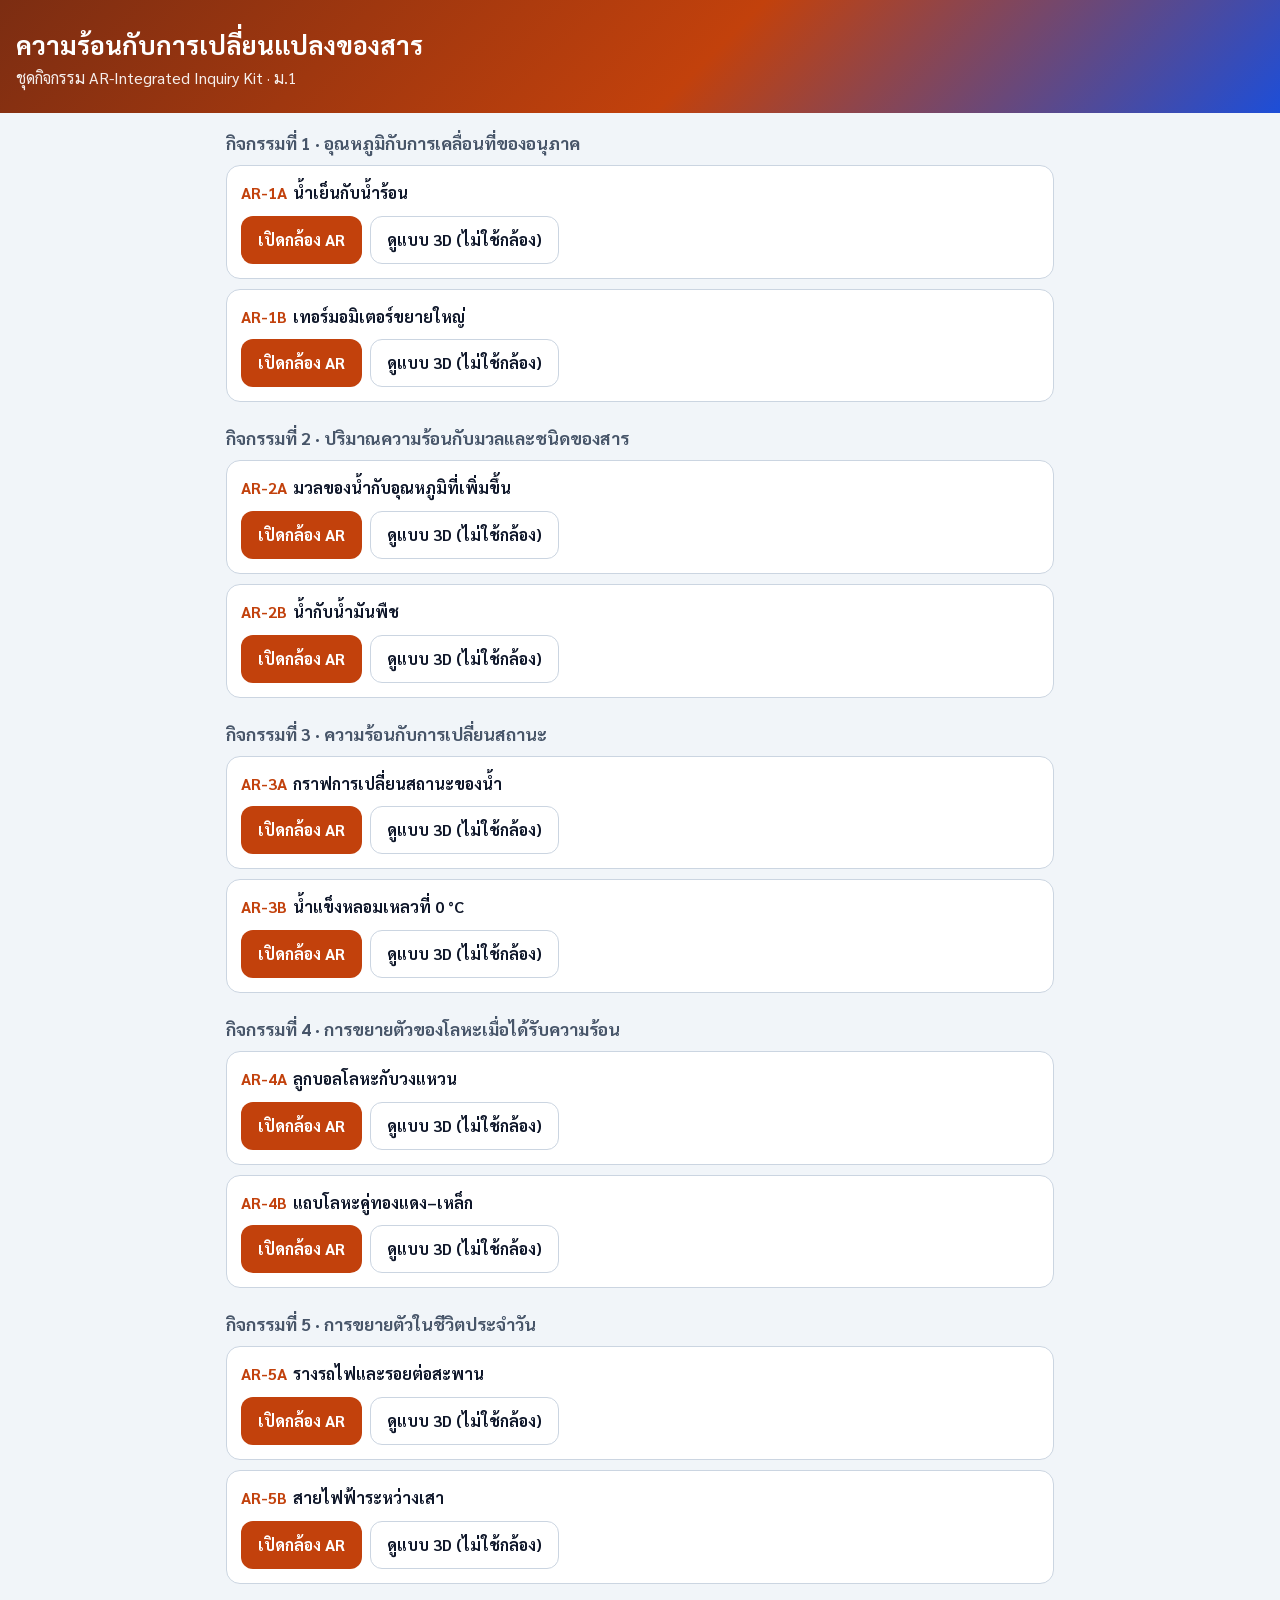
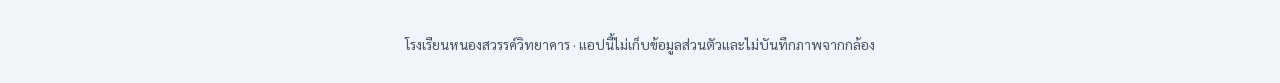
<file: index.html>
<!doctype html>
<html lang="th">
<head>
  <meta charset="utf-8">
  <meta name="viewport" content="width=device-width, initial-scale=1, viewport-fit=cover">
  <meta name="referrer" content="no-referrer">
  <title>ความร้อนกับการเปลี่ยนแปลงของสาร · WebAR</title>
  <link rel="stylesheet" href="css/app.css">
  <script src="config.js"></script>
</head>
<body>
  <header class="menu-header">
    <h1 id="kit-title"></h1>
    <p id="kit-subtitle"></p>
  </header>
  <main class="menu-main" id="menu"></main>
  <footer class="menu-footer" id="footer"></footer>
  <noscript>ต้องเปิดใช้ JavaScript จึงจะใช้งานได้</noscript>

  <script>
    (function () {
      var C = window.HEAT_CONFIG, T = C.text;
      document.getElementById("kit-title").textContent = C.kitTitle;
      document.getElementById("kit-subtitle").textContent = C.kitSubtitle;
      document.getElementById("footer").textContent = C.schoolName + " · แอปนี้ไม่เก็บข้อมูลส่วนตัวและไม่บันทึกภาพจากกล้อง";

      function el(tag, cls, text) {
        var e = document.createElement(tag);
        if (cls) e.className = cls;
        if (text) e.textContent = text;
        return e;
      }

      var menu = document.getElementById("menu");
      C.activities.forEach(function (act) {
        var sec = el("section", "activity");
        sec.appendChild(el("h2", "", "กิจกรรมที่ " + act.no + " · " + act.title));
        act.scenes.forEach(function (id) {
          var sc = C.scenes[id];
          var card = el("div", "scene-card" + (sc.ready ? "" : " disabled"));
          card.appendChild(el("span", "code", sc.code));
          card.appendChild(el("span", "title", sc.title));
          var actions = el("div", "actions");
          if (sc.ready) {
            var a1 = el("a", "btn", T.openAR); a1.href = "scenes/" + id + ".html";
            var a2 = el("a", "btn secondary", T.open3D); a2.href = "scenes/viewer.html?scene=" + id;
            actions.appendChild(a1); actions.appendChild(a2);
          } else {
            actions.appendChild(el("span", "soon", T.comingSoon));
          }
          card.appendChild(actions);
          sec.appendChild(card);
        });
        menu.appendChild(sec);
      });
    })();
  </script>
</body>
</html>
</file>
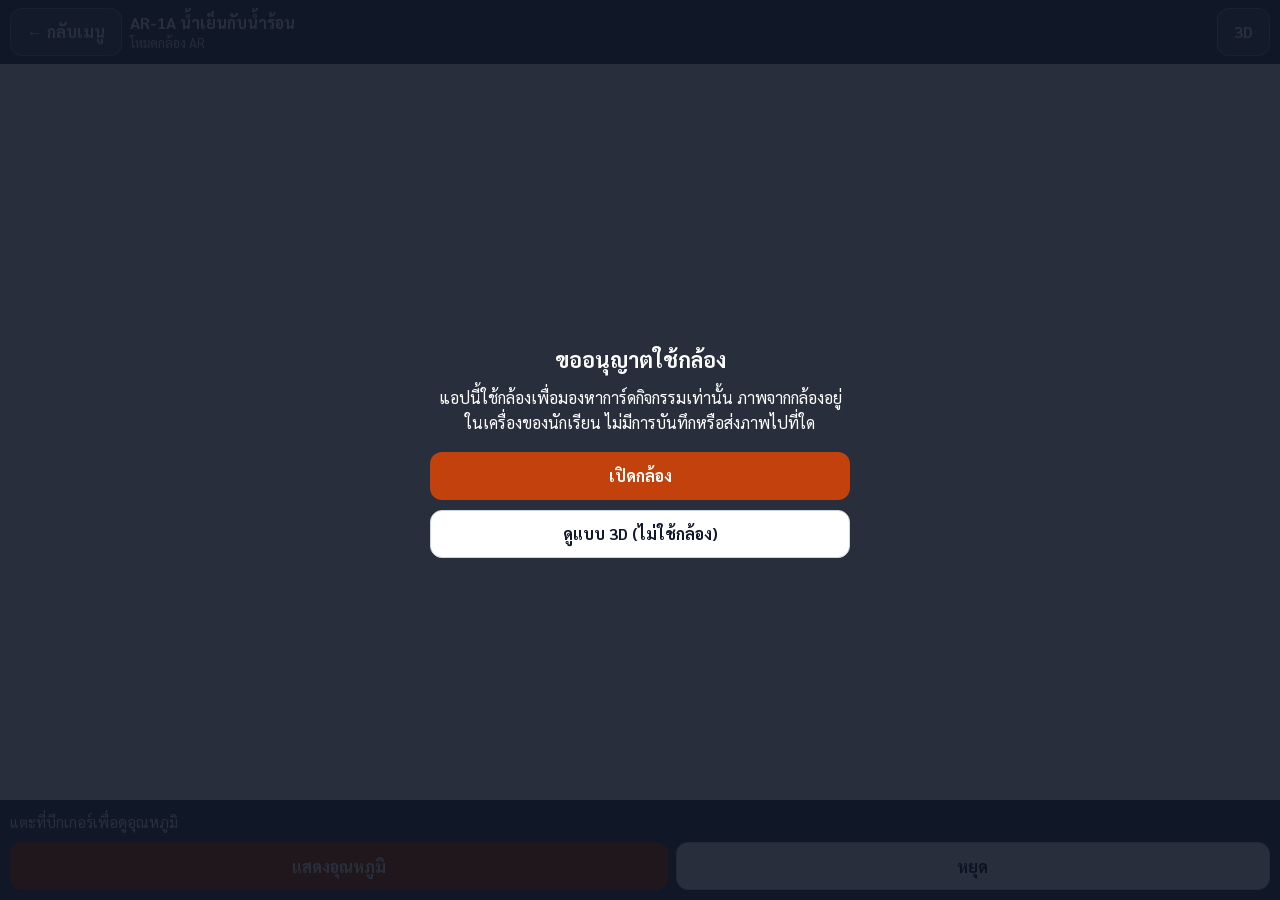
<file: scenes/ar-1a.html>
<!doctype html>
<html lang="th">
<head>
  <meta charset="utf-8">
  <meta name="viewport" content="width=device-width, initial-scale=1, viewport-fit=cover">
  <meta name="referrer" content="no-referrer">
  <title>AR-1A</title>
  <link rel="stylesheet" href="../css/app.css">
  <script src="../config.js"></script>
  <script src="../vendor/aframe-1.5.0/aframe.min.js"></script>
  <script src="../vendor/mindar-1.2.5/mindar-image-aframe.prod.js"></script>
  <script src="../js/ui.js"></script>
  <script src="../js/particles.js"></script>
  <script src="../js/scenes/common.js"></script>
  <script src="../js/scenes/ar-1a.js"></script>
</head>
<body data-scene="ar-1a">
  <noscript>ต้องเปิดใช้ JavaScript จึงจะใช้งานได้</noscript>
  <script>HeatUI.bootAR();</script>
</body>
</html>
</file>
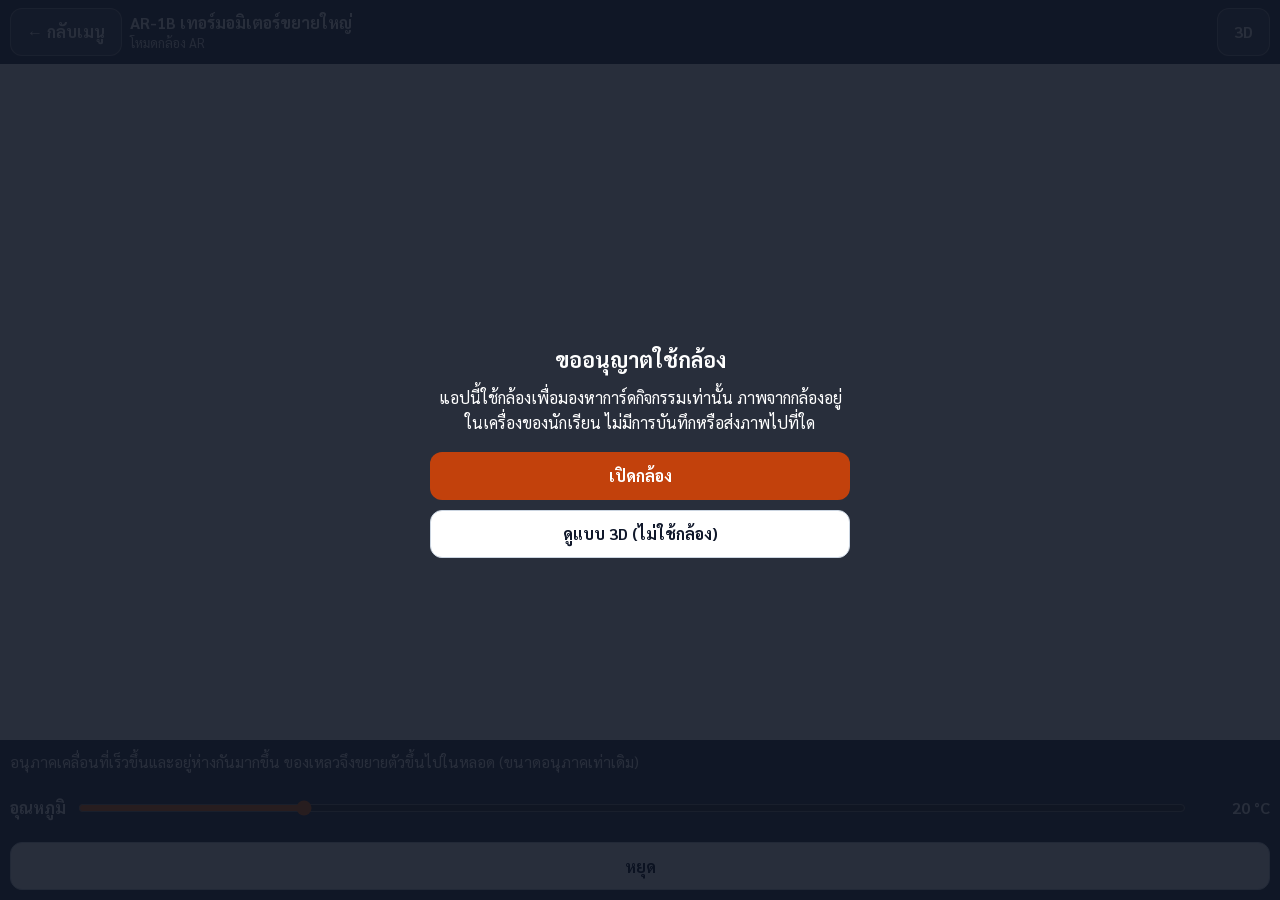
<file: scenes/ar-1b.html>
<!doctype html>
<html lang="th">
<head>
  <meta charset="utf-8">
  <meta name="viewport" content="width=device-width, initial-scale=1, viewport-fit=cover">
  <meta name="referrer" content="no-referrer">
  <title>AR-1B</title>
  <link rel="stylesheet" href="../css/app.css">
  <script src="../config.js"></script>
  <script src="../vendor/aframe-1.5.0/aframe.min.js"></script>
  <script src="../vendor/mindar-1.2.5/mindar-image-aframe.prod.js"></script>
  <script src="../js/ui.js"></script>
  <script src="../js/particles.js"></script>
  <script src="../js/scenes/common.js"></script>
  <script src="../js/scenes/ar-1b.js"></script>
</head>
<body data-scene="ar-1b">
  <noscript>ต้องเปิดใช้ JavaScript จึงจะใช้งานได้</noscript>
  <script>HeatUI.bootAR();</script>
</body>
</html>
</file>
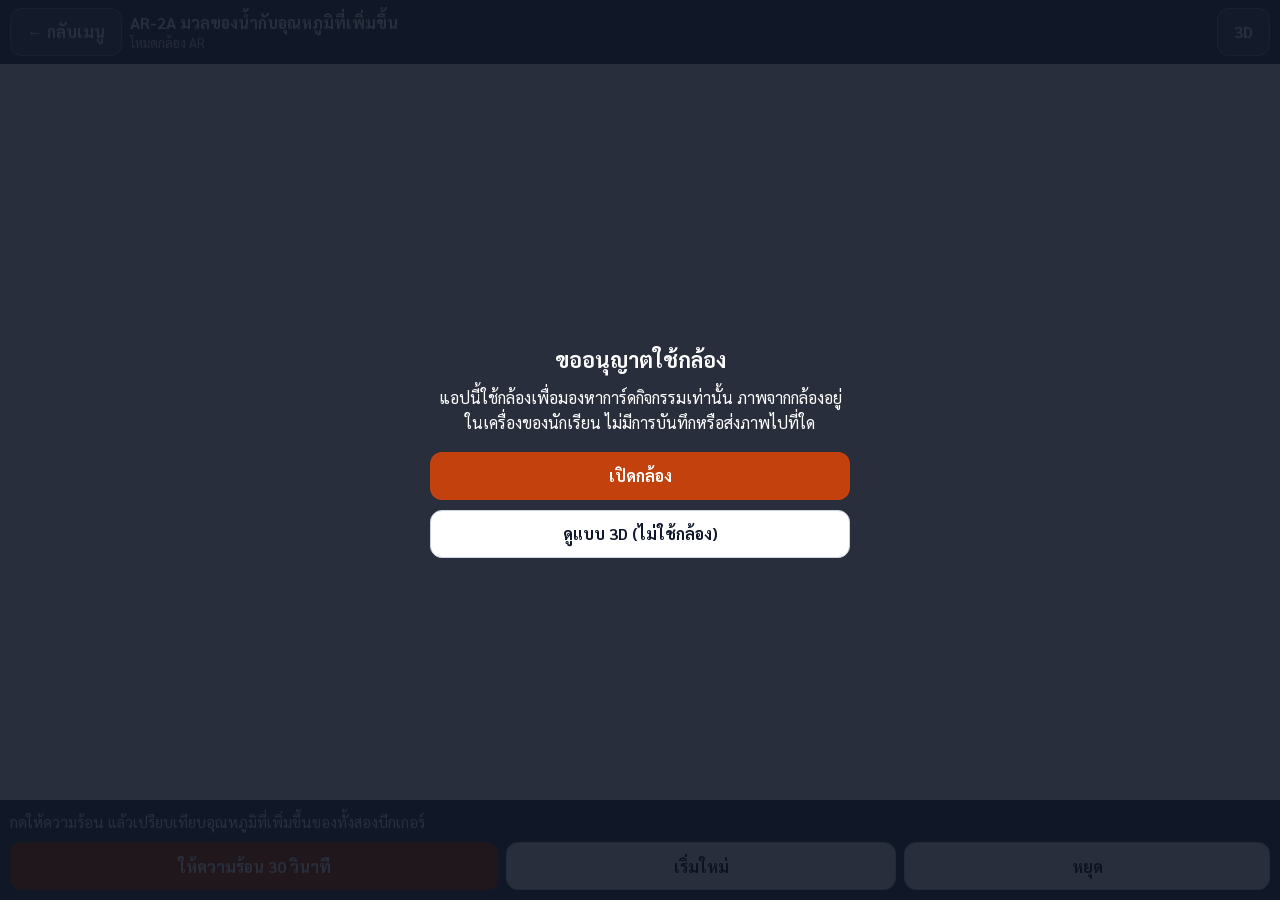
<file: scenes/ar-2a.html>
<!doctype html>
<html lang="th">
<head>
  <meta charset="utf-8">
  <meta name="viewport" content="width=device-width, initial-scale=1, viewport-fit=cover">
  <meta name="referrer" content="no-referrer">
  <title>AR-2A</title>
  <link rel="stylesheet" href="../css/app.css">
  <script src="../config.js"></script>
  <script src="../vendor/aframe-1.5.0/aframe.min.js"></script>
  <script src="../vendor/mindar-1.2.5/mindar-image-aframe.prod.js"></script>
  <script src="../js/ui.js"></script>
  <script src="../js/particles.js"></script>
  <script src="../js/scenes/common.js"></script>
  <script src="../js/scenes/heat-compare.js"></script>
</head>
<body data-scene="ar-2a">
  <noscript>ต้องเปิดใช้ JavaScript จึงจะใช้งานได้</noscript>
  <script>HeatUI.bootAR();</script>
</body>
</html>
</file>
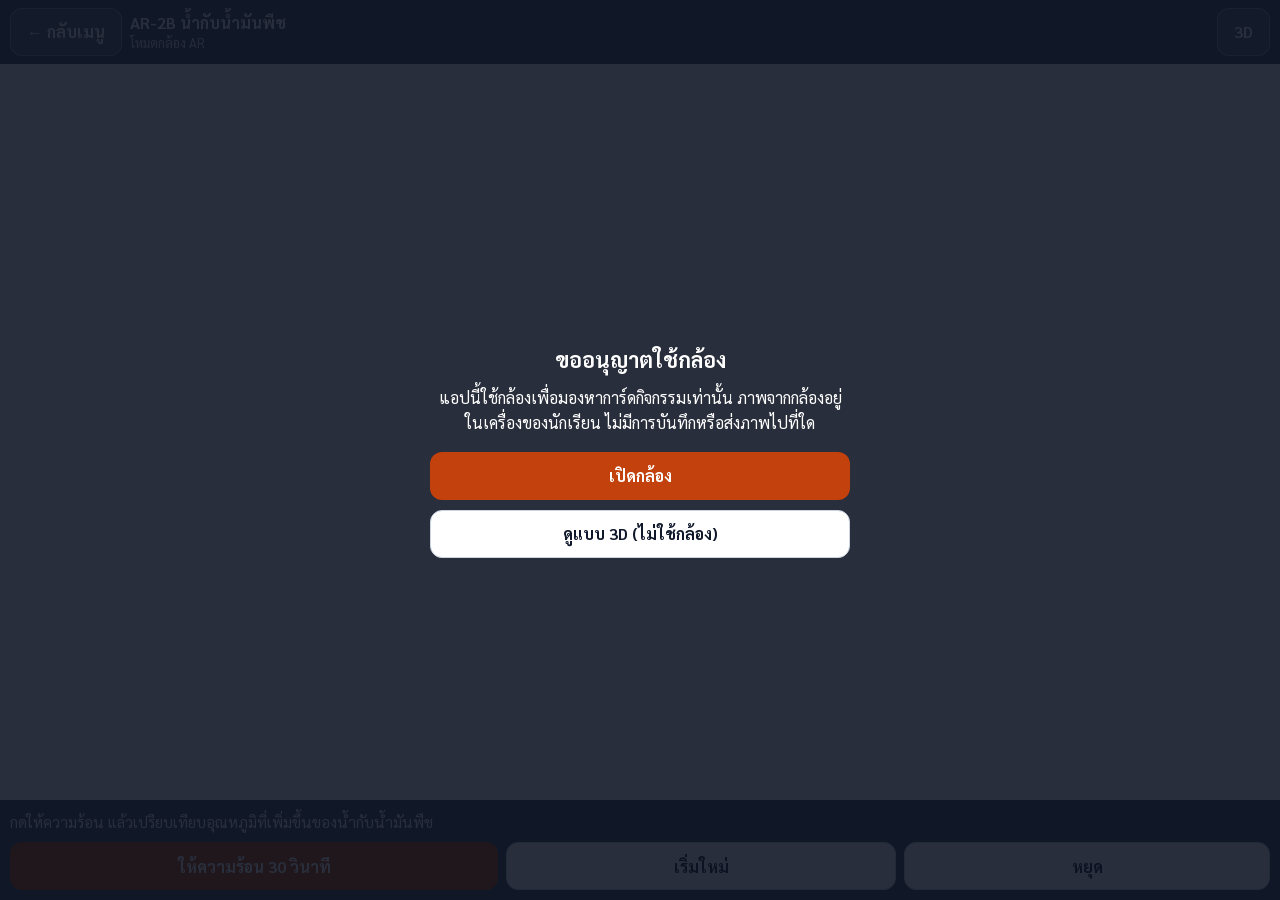
<file: scenes/ar-2b.html>
<!doctype html>
<html lang="th">
<head>
  <meta charset="utf-8">
  <meta name="viewport" content="width=device-width, initial-scale=1, viewport-fit=cover">
  <meta name="referrer" content="no-referrer">
  <title>AR-2B</title>
  <link rel="stylesheet" href="../css/app.css">
  <script src="../config.js"></script>
  <script src="../vendor/aframe-1.5.0/aframe.min.js"></script>
  <script src="../vendor/mindar-1.2.5/mindar-image-aframe.prod.js"></script>
  <script src="../js/ui.js"></script>
  <script src="../js/particles.js"></script>
  <script src="../js/scenes/common.js"></script>
  <script src="../js/scenes/heat-compare.js"></script>
</head>
<body data-scene="ar-2b">
  <noscript>ต้องเปิดใช้ JavaScript จึงจะใช้งานได้</noscript>
  <script>HeatUI.bootAR();</script>
</body>
</html>
</file>
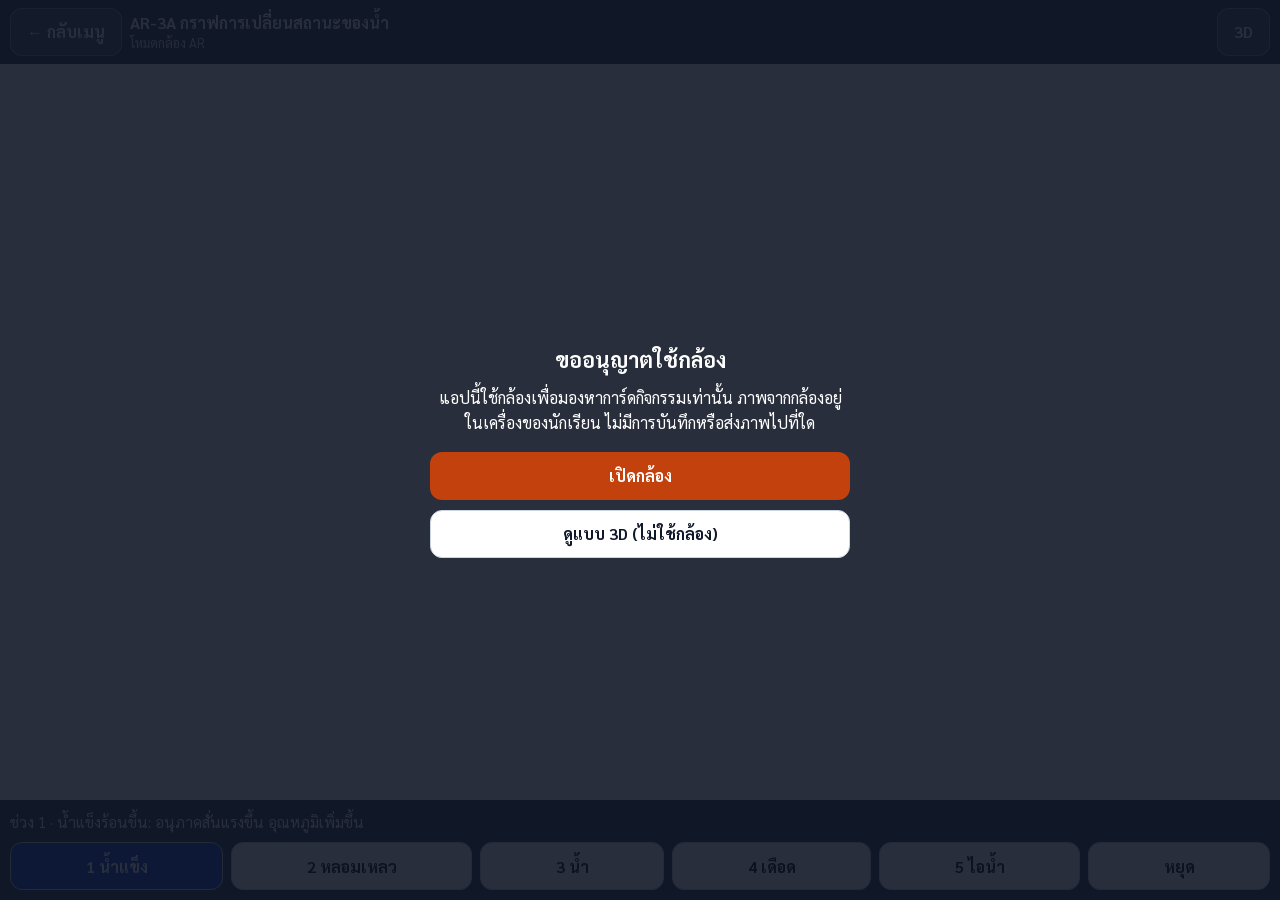
<file: scenes/ar-3a.html>
<!doctype html>
<html lang="th">
<head>
  <meta charset="utf-8">
  <meta name="viewport" content="width=device-width, initial-scale=1, viewport-fit=cover">
  <meta name="referrer" content="no-referrer">
  <title>AR-3A</title>
  <link rel="stylesheet" href="../css/app.css">
  <script src="../config.js"></script>
  <script src="../vendor/aframe-1.5.0/aframe.min.js"></script>
  <script src="../vendor/mindar-1.2.5/mindar-image-aframe.prod.js"></script>
  <script src="../js/ui.js"></script>
  <script src="../js/particles.js"></script>
  <script src="../js/scenes/common.js"></script>
  <script src="../js/scenes/ar-3a.js"></script>
</head>
<body data-scene="ar-3a">
  <noscript>ต้องเปิดใช้ JavaScript จึงจะใช้งานได้</noscript>
  <script>HeatUI.bootAR();</script>
</body>
</html>
</file>
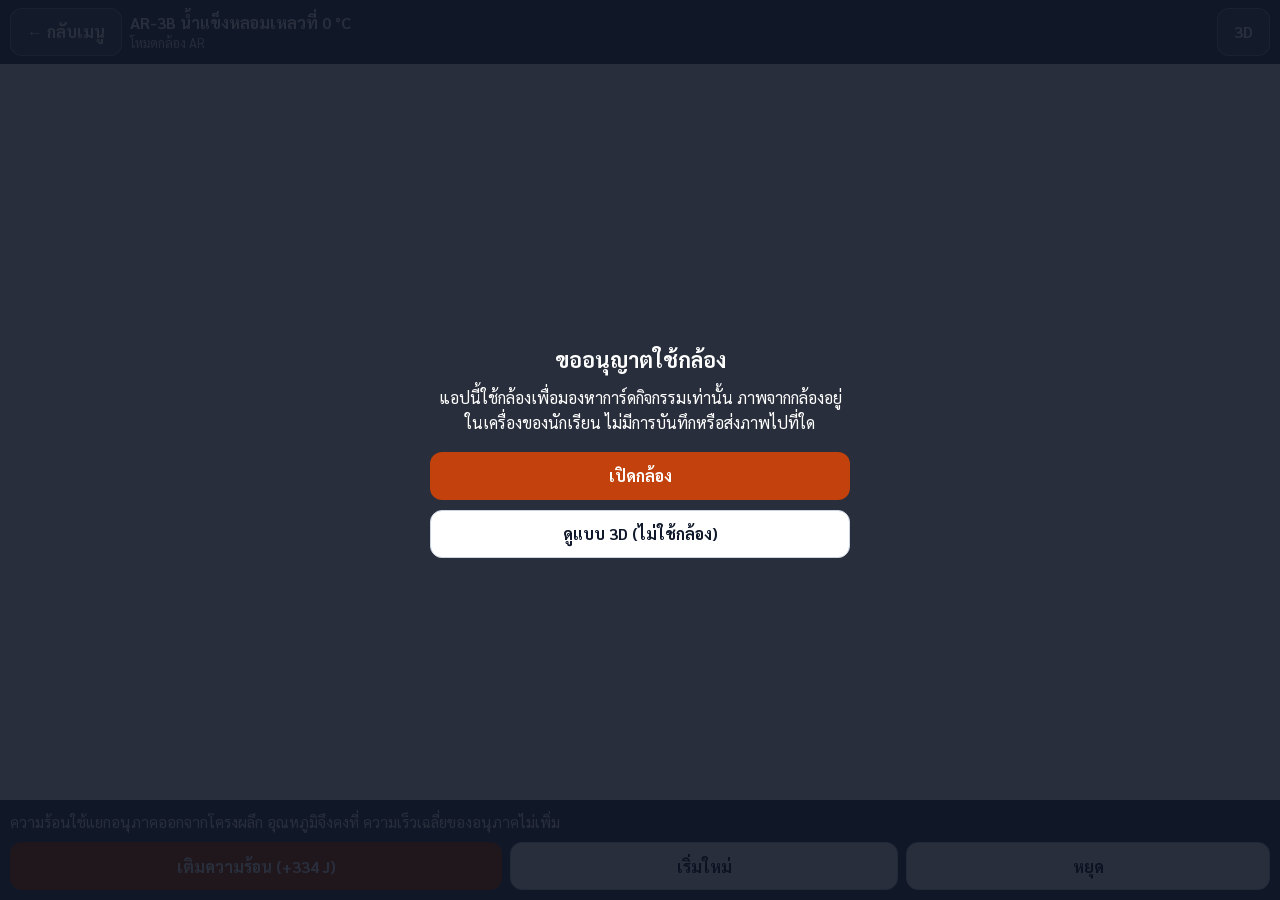
<file: scenes/ar-3b.html>
<!doctype html>
<html lang="th">
<head>
  <meta charset="utf-8">
  <meta name="viewport" content="width=device-width, initial-scale=1, viewport-fit=cover">
  <meta name="referrer" content="no-referrer">
  <title>AR-3B</title>
  <link rel="stylesheet" href="../css/app.css">
  <script src="../config.js"></script>
  <script src="../vendor/aframe-1.5.0/aframe.min.js"></script>
  <script src="../vendor/mindar-1.2.5/mindar-image-aframe.prod.js"></script>
  <script src="../js/ui.js"></script>
  <script src="../js/particles.js"></script>
  <script src="../js/scenes/common.js"></script>
  <script src="../js/scenes/ar-3b.js"></script>
</head>
<body data-scene="ar-3b">
  <noscript>ต้องเปิดใช้ JavaScript จึงจะใช้งานได้</noscript>
  <script>HeatUI.bootAR();</script>
</body>
</html>
</file>
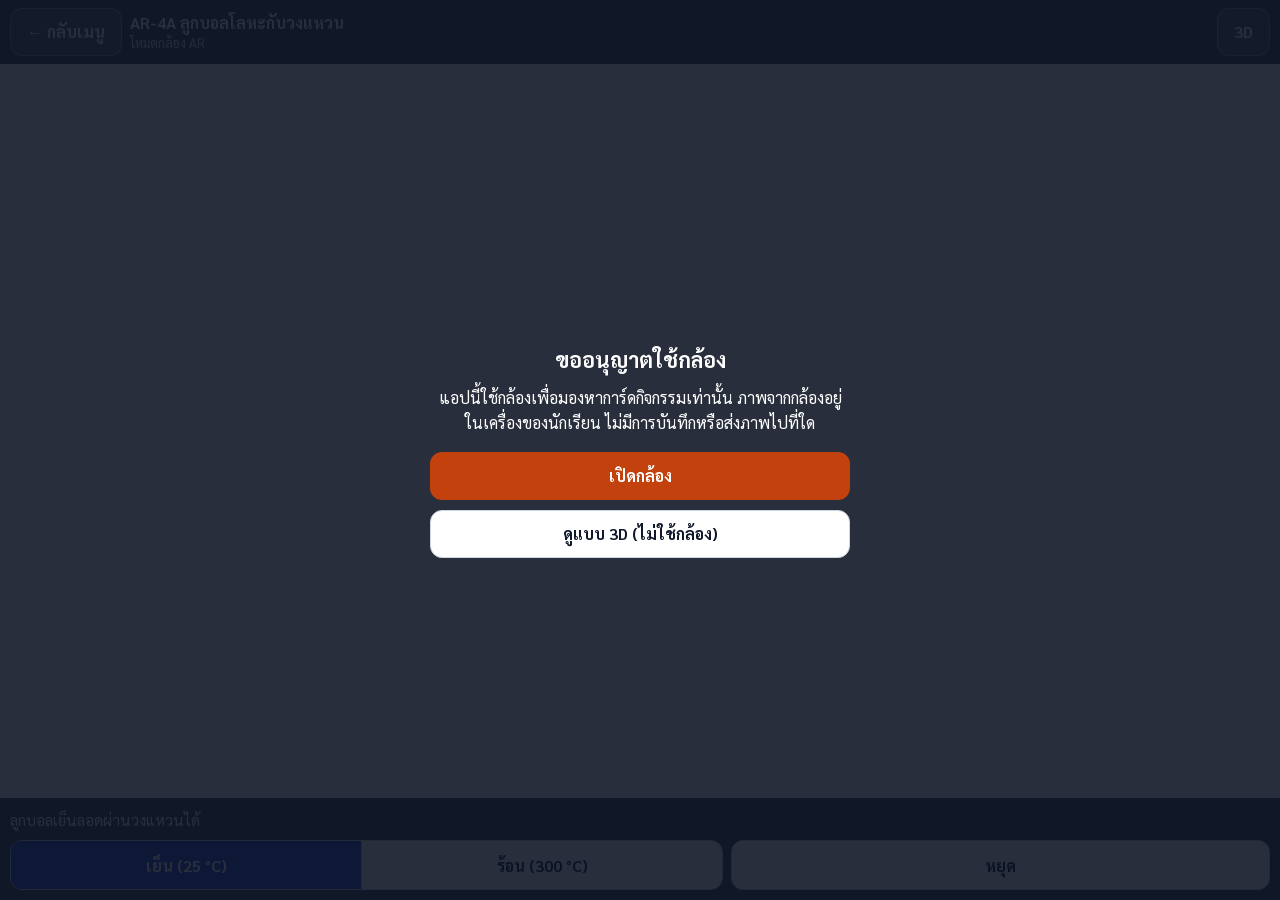
<file: scenes/ar-4a.html>
<!doctype html>
<html lang="th">
<head>
  <meta charset="utf-8">
  <meta name="viewport" content="width=device-width, initial-scale=1, viewport-fit=cover">
  <meta name="referrer" content="no-referrer">
  <title>AR-4A</title>
  <link rel="stylesheet" href="../css/app.css">
  <script src="../config.js"></script>
  <script src="../vendor/aframe-1.5.0/aframe.min.js"></script>
  <script src="../vendor/mindar-1.2.5/mindar-image-aframe.prod.js"></script>
  <script src="../js/ui.js"></script>
  <script src="../js/particles.js"></script>
  <script src="../js/scenes/common.js"></script>
  <script src="../js/scenes/ar-4a.js"></script>
</head>
<body data-scene="ar-4a">
  <noscript>ต้องเปิดใช้ JavaScript จึงจะใช้งานได้</noscript>
  <script>HeatUI.bootAR();</script>
</body>
</html>
</file>
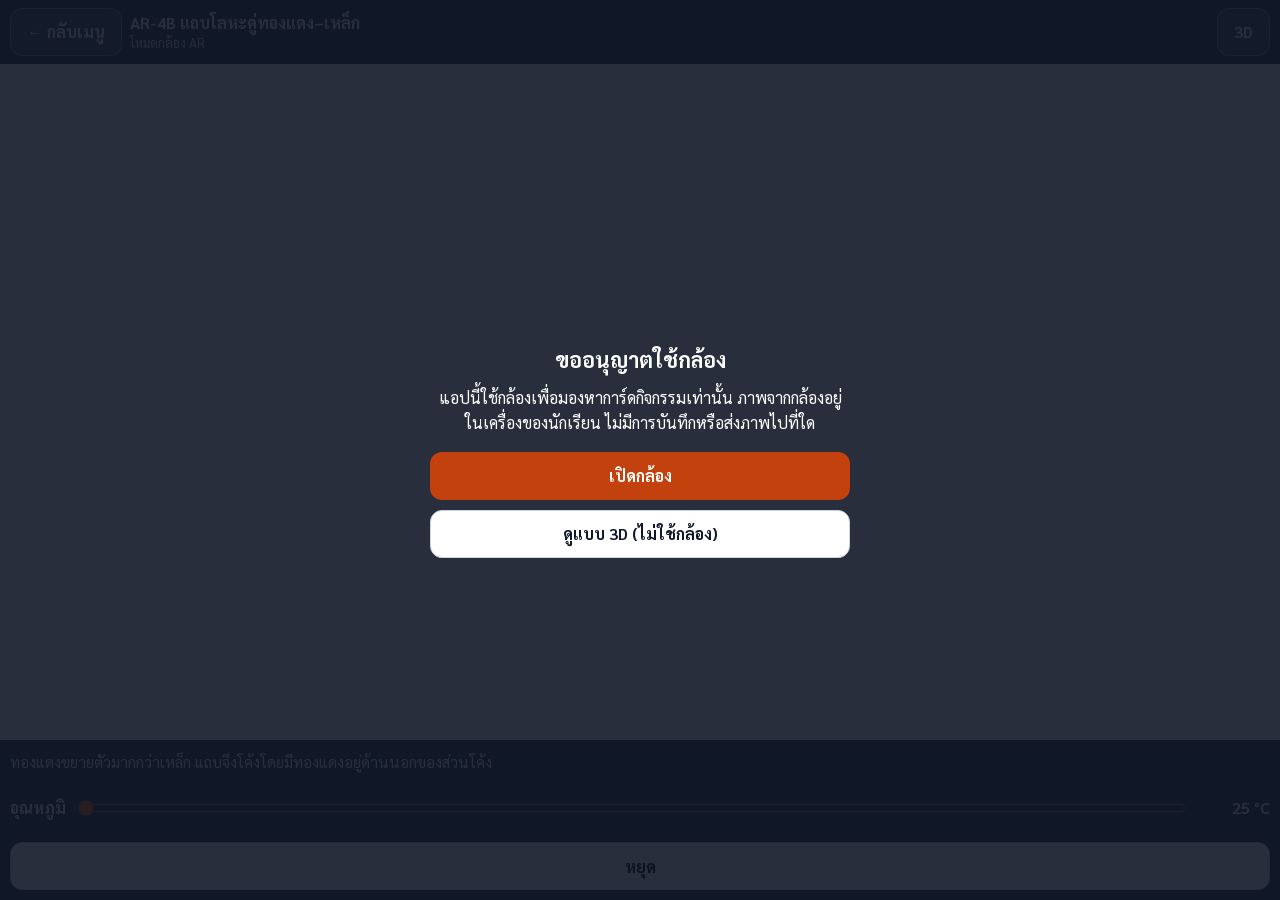
<file: scenes/ar-4b.html>
<!doctype html>
<html lang="th">
<head>
  <meta charset="utf-8">
  <meta name="viewport" content="width=device-width, initial-scale=1, viewport-fit=cover">
  <meta name="referrer" content="no-referrer">
  <title>AR-4B</title>
  <link rel="stylesheet" href="../css/app.css">
  <script src="../config.js"></script>
  <script src="../vendor/aframe-1.5.0/aframe.min.js"></script>
  <script src="../vendor/mindar-1.2.5/mindar-image-aframe.prod.js"></script>
  <script src="../js/ui.js"></script>
  <script src="../js/particles.js"></script>
  <script src="../js/scenes/common.js"></script>
  <script src="../js/scenes/ar-4b.js"></script>
</head>
<body data-scene="ar-4b">
  <noscript>ต้องเปิดใช้ JavaScript จึงจะใช้งานได้</noscript>
  <script>HeatUI.bootAR();</script>
</body>
</html>
</file>
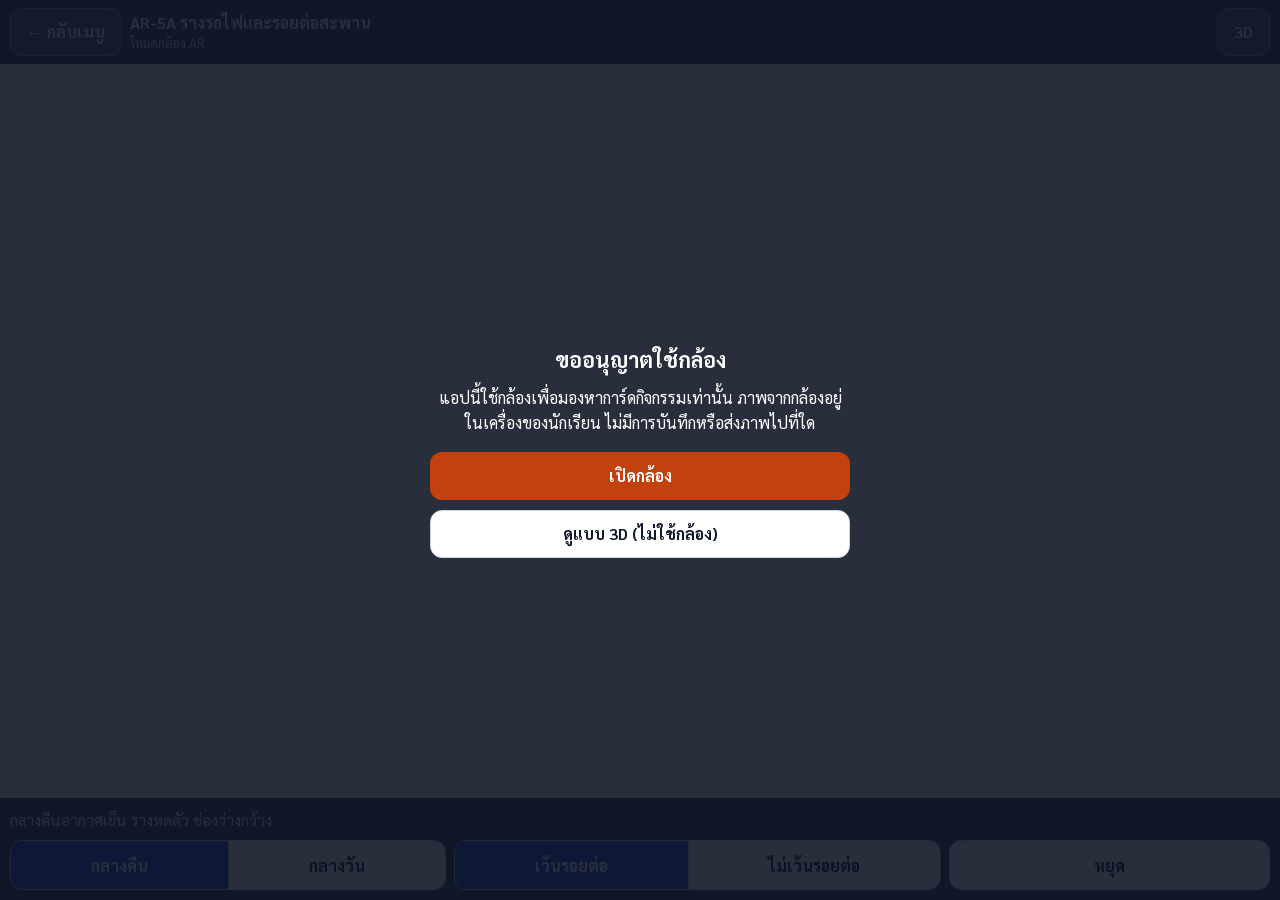
<file: scenes/ar-5a.html>
<!doctype html>
<html lang="th">
<head>
  <meta charset="utf-8">
  <meta name="viewport" content="width=device-width, initial-scale=1, viewport-fit=cover">
  <meta name="referrer" content="no-referrer">
  <title>AR-5A</title>
  <link rel="stylesheet" href="../css/app.css">
  <script src="../config.js"></script>
  <script src="../vendor/aframe-1.5.0/aframe.min.js"></script>
  <script src="../vendor/mindar-1.2.5/mindar-image-aframe.prod.js"></script>
  <script src="../js/ui.js"></script>
  <script src="../js/particles.js"></script>
  <script src="../js/scenes/common.js"></script>
  <script src="../js/scenes/ar-5a.js"></script>
</head>
<body data-scene="ar-5a">
  <noscript>ต้องเปิดใช้ JavaScript จึงจะใช้งานได้</noscript>
  <script>HeatUI.bootAR();</script>
</body>
</html>
</file>
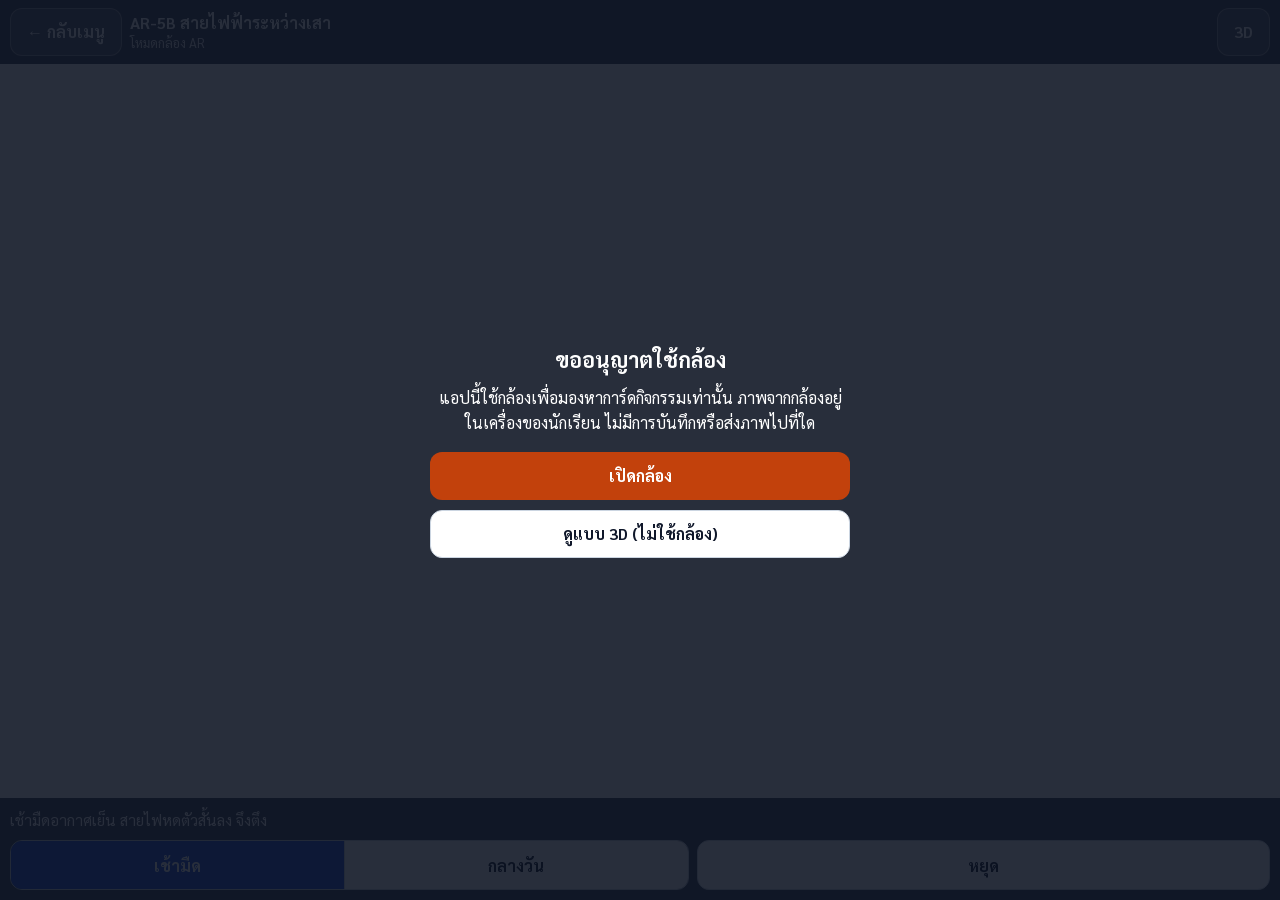
<file: scenes/ar-5b.html>
<!doctype html>
<html lang="th">
<head>
  <meta charset="utf-8">
  <meta name="viewport" content="width=device-width, initial-scale=1, viewport-fit=cover">
  <meta name="referrer" content="no-referrer">
  <title>AR-5B</title>
  <link rel="stylesheet" href="../css/app.css">
  <script src="../config.js"></script>
  <script src="../vendor/aframe-1.5.0/aframe.min.js"></script>
  <script src="../vendor/mindar-1.2.5/mindar-image-aframe.prod.js"></script>
  <script src="../js/ui.js"></script>
  <script src="../js/particles.js"></script>
  <script src="../js/scenes/common.js"></script>
  <script src="../js/scenes/ar-5b.js"></script>
</head>
<body data-scene="ar-5b">
  <noscript>ต้องเปิดใช้ JavaScript จึงจะใช้งานได้</noscript>
  <script>HeatUI.bootAR();</script>
</body>
</html>
</file>
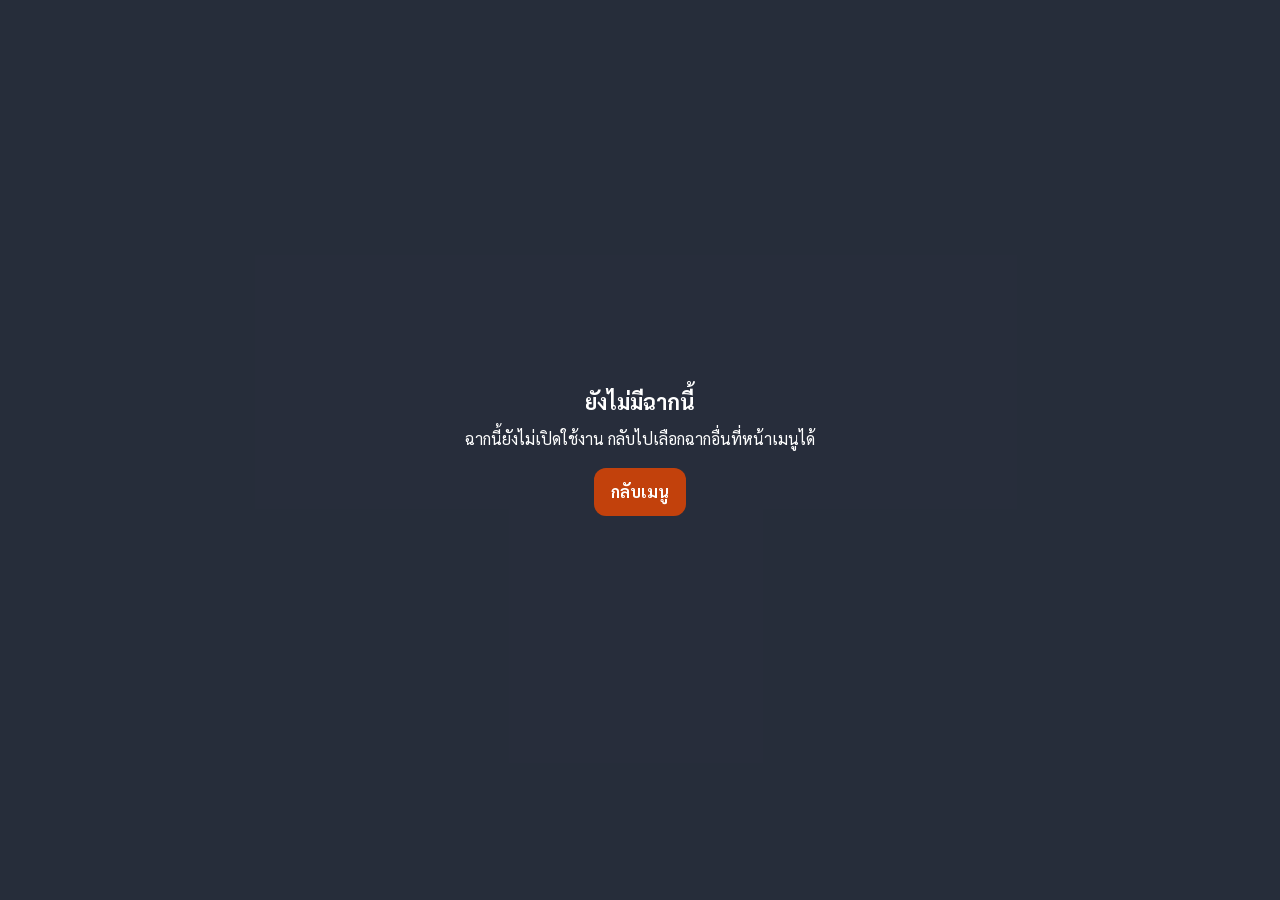
<file: scenes/viewer.html>
<!doctype html>
<html lang="th">
<head>
  <meta charset="utf-8">
  <meta name="viewport" content="width=device-width, initial-scale=1, viewport-fit=cover">
  <meta name="referrer" content="no-referrer">
  <title>โหมด 3D</title>
  <link rel="stylesheet" href="../css/app.css">
  <script src="../config.js"></script>
  <script src="../vendor/aframe-1.5.0/aframe.min.js"></script>
  <script src="../js/ui.js"></script>
  <script src="../js/particles.js"></script>
  <script src="../js/scenes/common.js"></script>
  <!-- ฉากทั้งหมด (เพิ่มบรรทัดเมื่อมีฉากใหม่) -->
  <script src="../js/scenes/ar-1a.js"></script>
  <script src="../js/scenes/ar-1b.js"></script>
  <script src="../js/scenes/heat-compare.js"></script>
  <script src="../js/scenes/ar-3a.js"></script>
  <script src="../js/scenes/ar-3b.js"></script>
  <script src="../js/scenes/ar-4a.js"></script>
  <script src="../js/scenes/ar-4b.js"></script>
  <script src="../js/scenes/ar-5a.js"></script>
  <script src="../js/scenes/ar-5b.js"></script>
</head>
<body>
  <noscript>ต้องเปิดใช้ JavaScript จึงจะใช้งานได้</noscript>
  <script>HeatUI.bootViewer();</script>
</body>
</html>
</file>
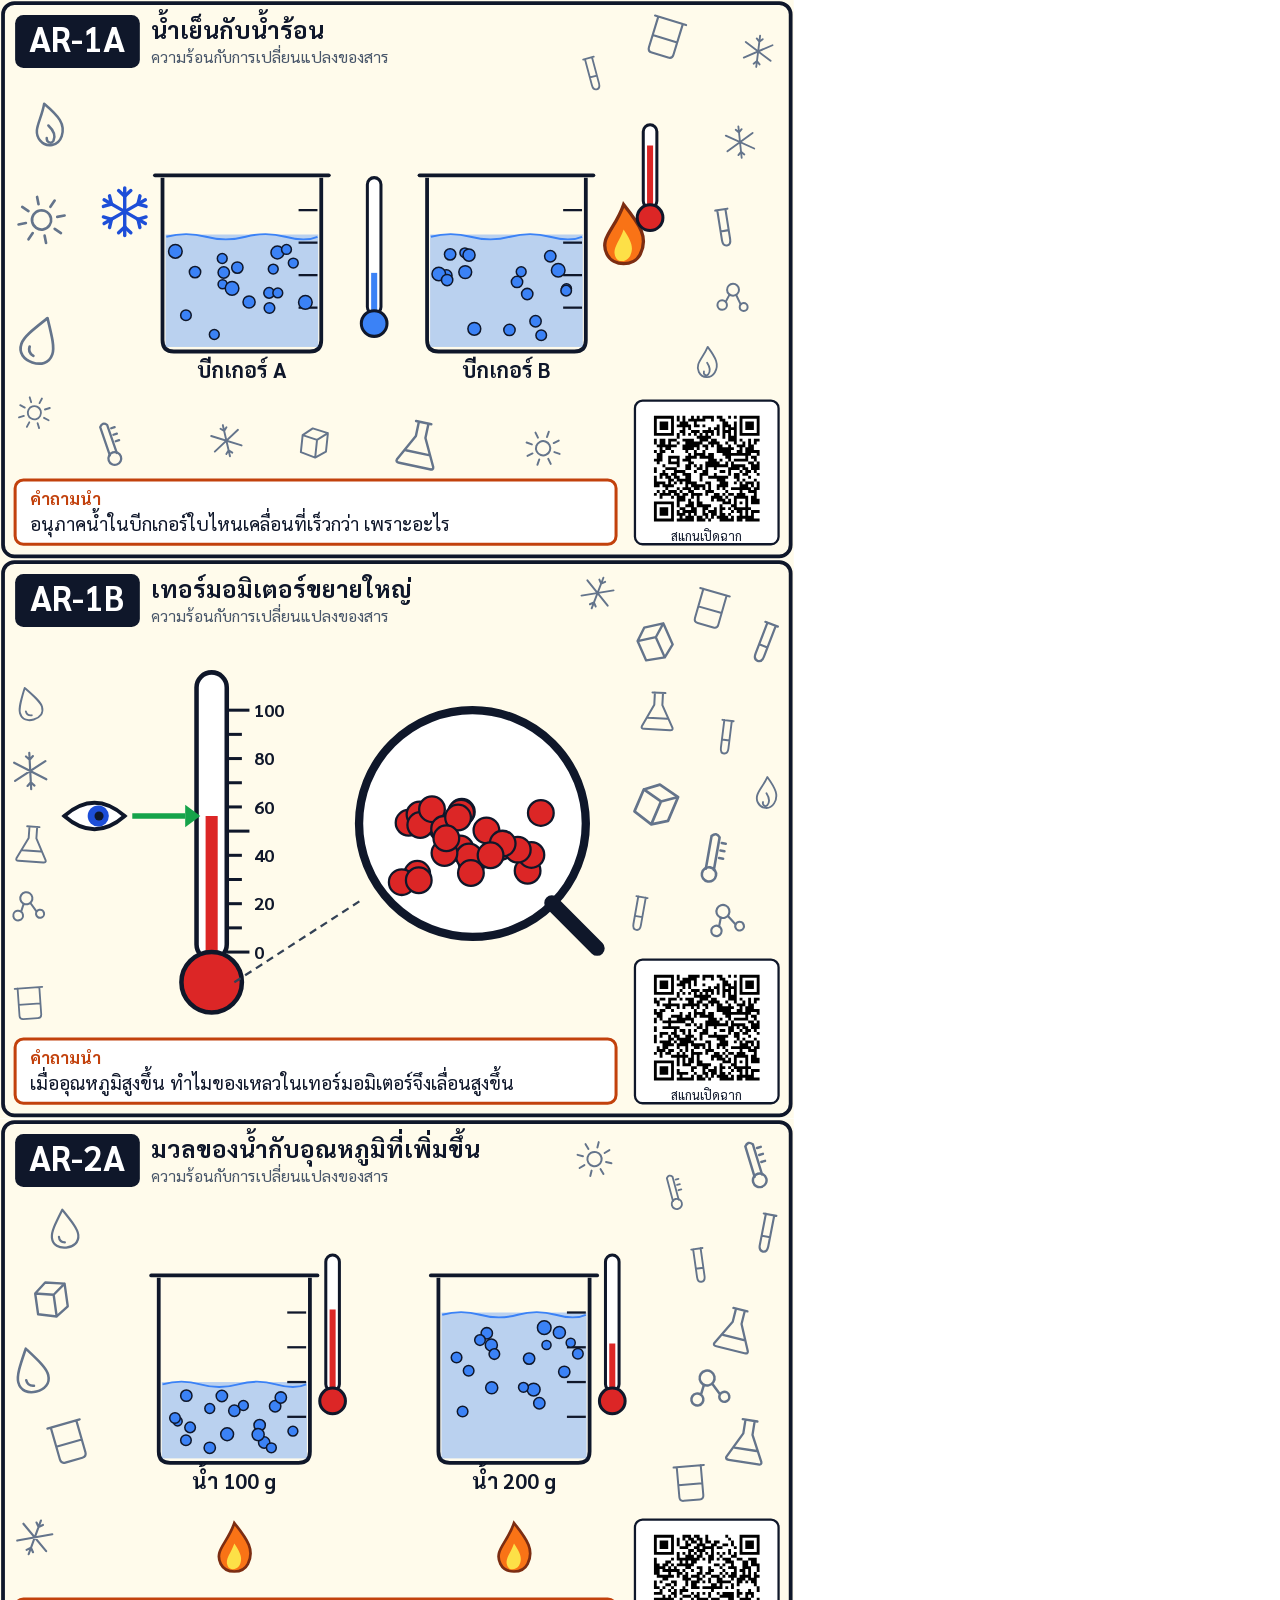
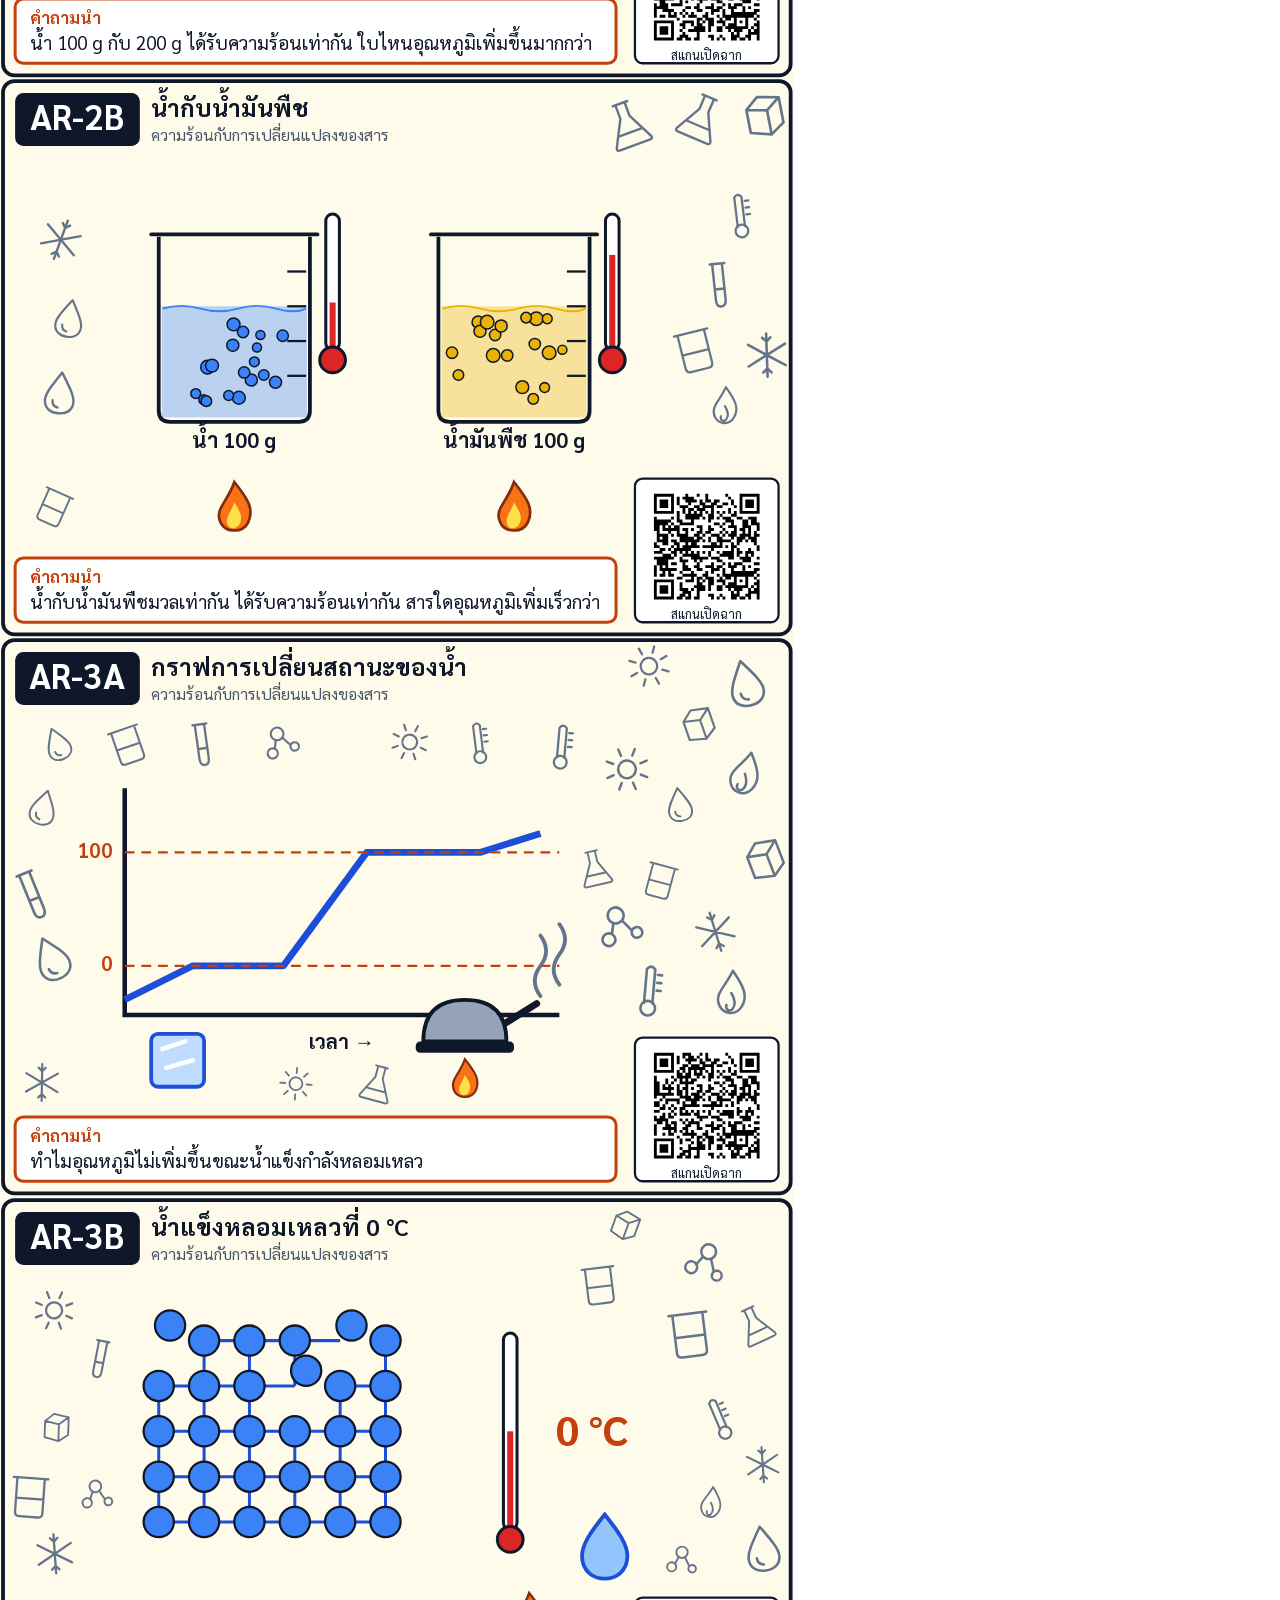
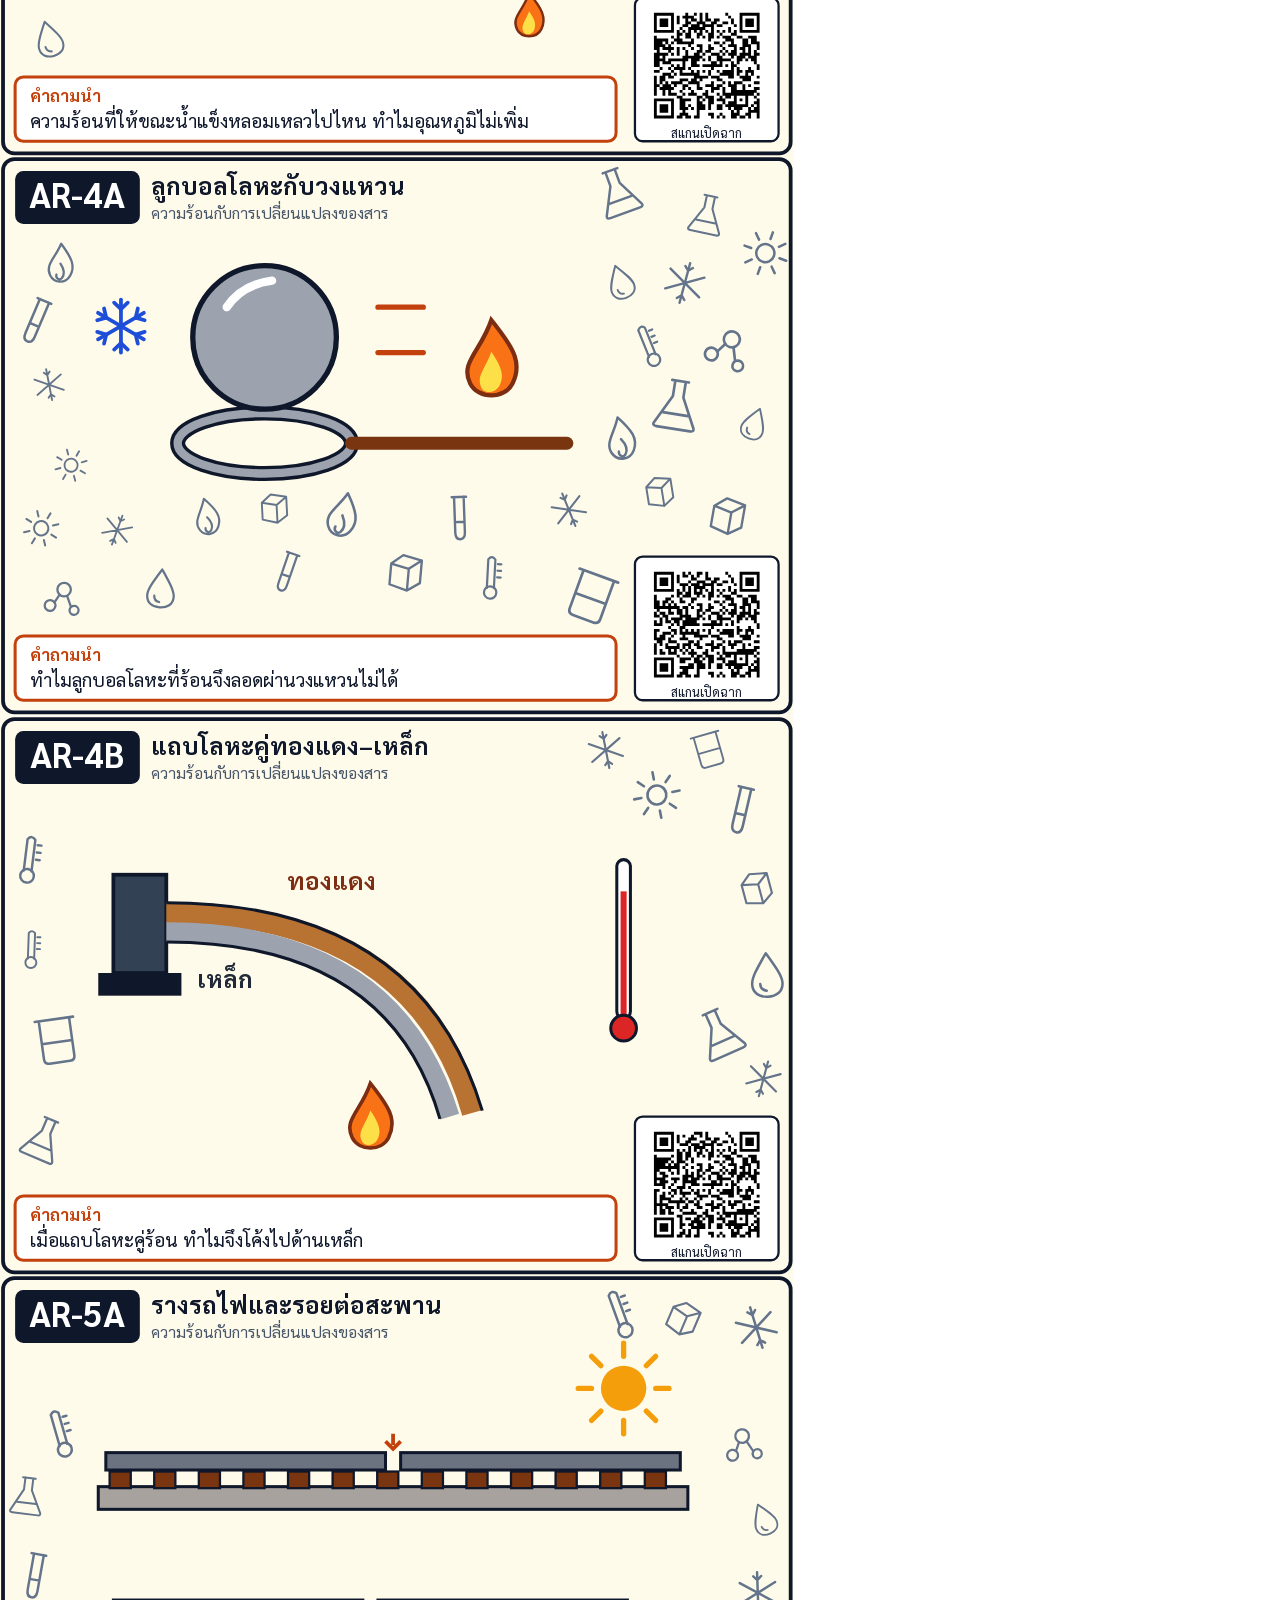
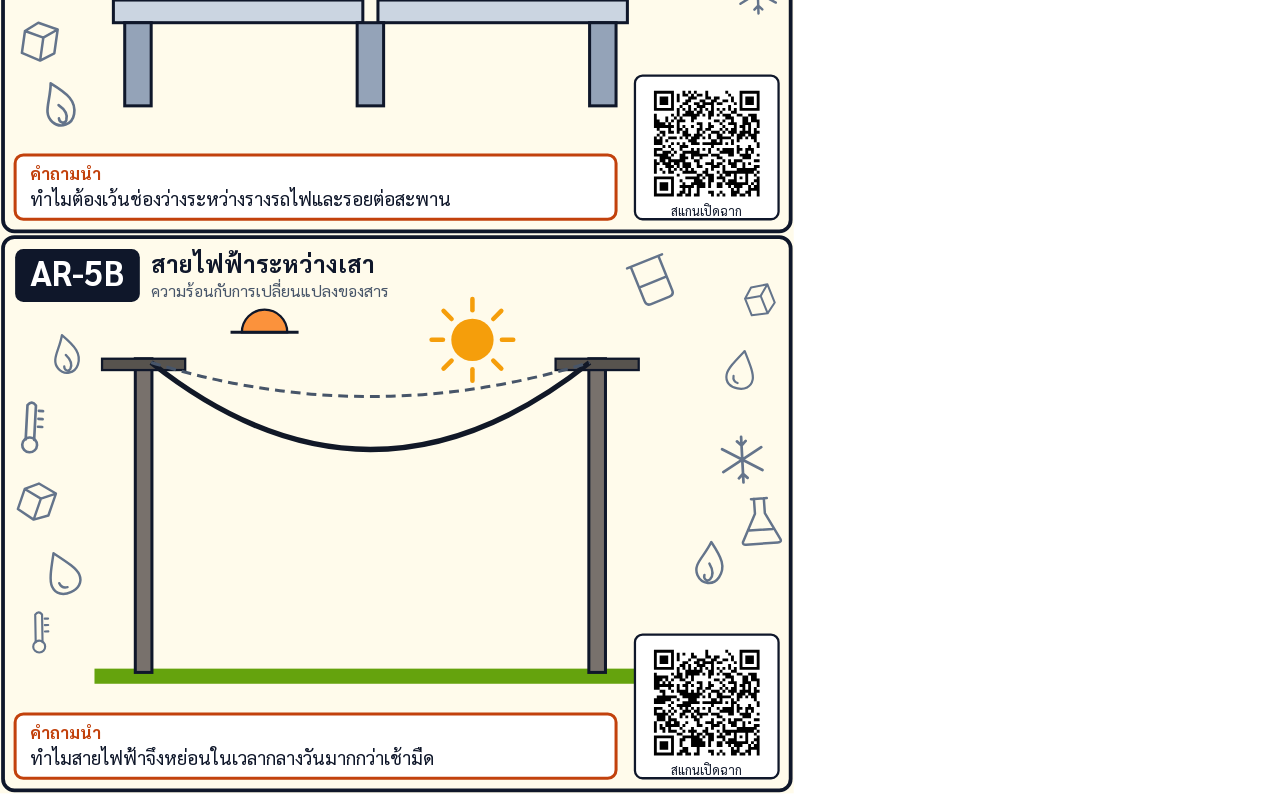
<file: tools/cards/cards.html>
<!doctype html>
<html lang="th">
<head>
  <meta charset="utf-8">
  <title>สร้างการ์ดเป้าหมาย</title>
  <link rel="stylesheet" href="../../css/app.css">
  <style>
    @page { size: A5 landscape; margin: 0; }
    body { background: #fff; margin: 0; }
    .page { width: 210mm; height: 148mm; page-break-after: always; overflow: hidden; }
    .page svg { display: block; width: 210mm; height: 148mm; }
    .qr-sheet { width: 210mm; height: 148mm; padding: 8mm; box-sizing: border-box; page-break-after: always; }
    .qr-sheet h1 { font-size: 16pt; margin: 0 0 4mm; }
    .qr-grid { display: grid; grid-template-columns: repeat(3, 1fr); gap: 4mm; }
    .qr-item { border: 0.4mm solid #0f172a; border-radius: 3mm; padding: 3mm; text-align: center; font-size: 10pt; line-height: 1.3; }
    .qr-item svg { width: 34mm; height: 34mm; display: block; margin: 0 auto 2mm; }
    .qr-item b { font-size: 12pt; }
  </style>
  <script src="../../config.js"></script>
  <script src="../lib/qrcode.js"></script>
  <script src="card-template.js"></script>
</head>
<body>
  <div id="out"></div>
  <script>
    // ใช้: cards.html?mode=cards  หรือ ?mode=qr  หรือ ?mode=single&scene=ar-1a
    var C = window.HEAT_CONFIG;
    var q = new URLSearchParams(location.search);
    var mode = q.get("mode") || "cards";
    var ready = Object.keys(C.scenes).filter(function (id) { return C.scenes[id].ready; });
    var seeds = { "ar-1a": 101, "ar-1b": 102, "ar-2a": 201, "ar-2b": 202, "ar-3a": 301, "ar-3b": 302, "ar-4a": 401, "ar-4b": 402, "ar-5a": 501, "ar-5b": 502 };
    var out = document.getElementById("out");
    function render() {
      if (mode === "single") {
        var id = q.get("scene");
        out.innerHTML = '<div class="page">' + HeatCards.buildCard(id, C, seeds[id] || 999) + "</div>";
      } else if (mode === "cards") {
        out.innerHTML = ready.map(function (id) { return '<div class="page">' + HeatCards.buildCard(id, C, seeds[id] || 999) + "</div>"; }).join("");
      } else {
        var items = [{ code: "เมนูรวม", title: C.kitTitle, url: C.siteUrl + "?openExternalBrowser=1" }].concat(ready.map(function (id) {
          return { code: C.scenes[id].code, title: C.scenes[id].title, url: HeatCards.sceneUrl(C, id) };
        }));
        out.innerHTML = '<div class="qr-sheet"><h1>QR code · ' + C.kitTitle + '</h1><div class="qr-grid">' + items.map(function (it) {
          return '<div class="qr-item"><svg viewBox="0 0 340 340">' + HeatCards.qrSvg(it.url, 0, 0, 340) + '</svg><b>' + it.code + '</b><br>' + it.title + '</div>';
        }).join("") + "</div></div>";
      }
      document.body.setAttribute("data-ready", "true");
    }
    (document.fonts ? document.fonts.load('700 40px "Sarabun"', "กขค").then(function () { return document.fonts.load('400 40px "Sarabun"', "กขค"); }) : Promise.resolve()).then(render, render);
  </script>
</body>
</html>
</file>
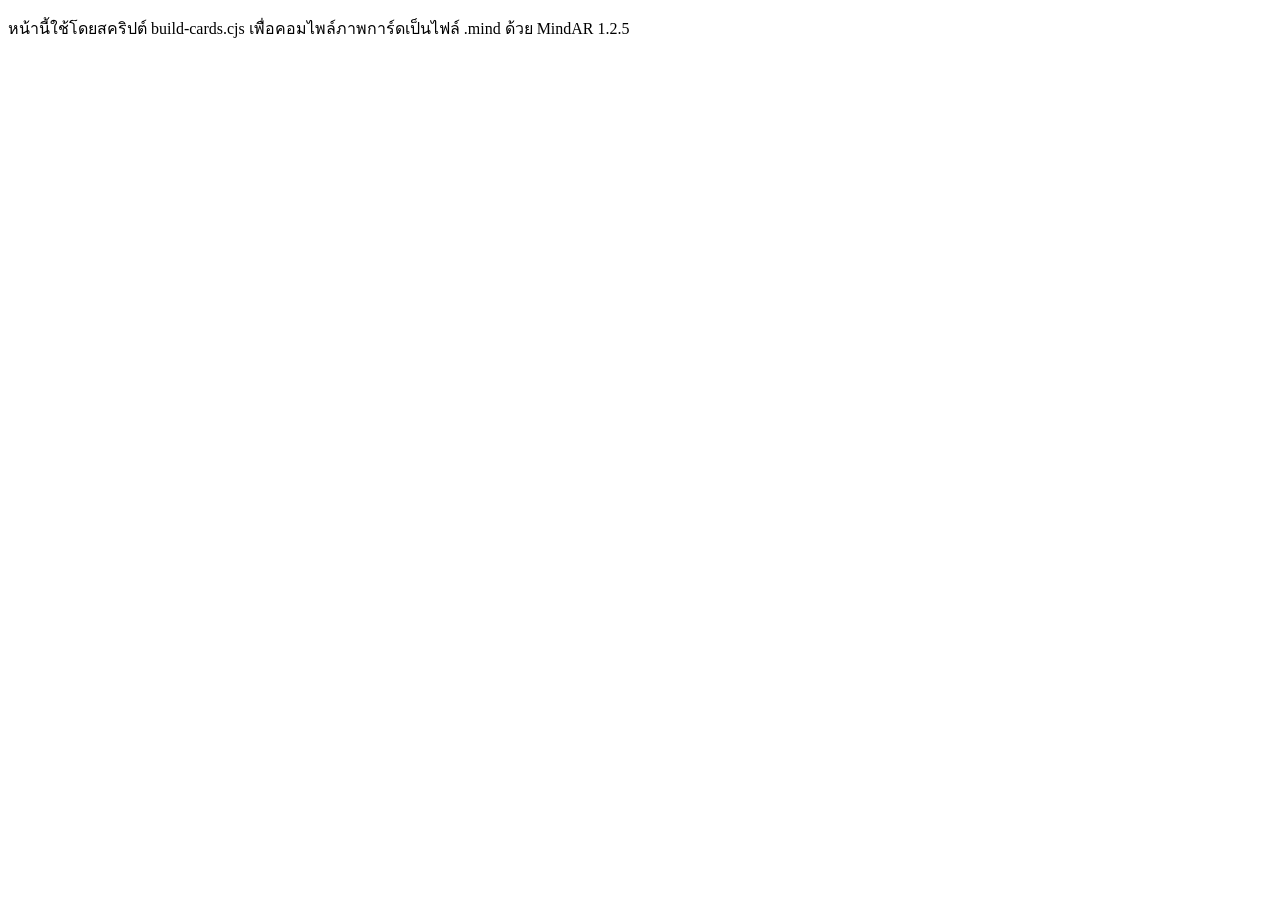
<file: tools/cards/compile.html>
<!doctype html>
<html lang="th">
<head><meta charset="utf-8"><title>คอมไพล์ไฟล์ .mind</title></head>
<body>
  <p>หน้านี้ใช้โดยสคริปต์ build-cards.cjs เพื่อคอมไพล์ภาพการ์ดเป็นไฟล์ .mind ด้วย MindAR 1.2.5</p>
  <script type="module">
    import { Compiler } from "../mindar-compiler/mindar-image.prod.js";
    window.compileTarget = async function (src) {
      const img = await new Promise((res, rej) => { const i = new Image(); i.onload = () => res(i); i.onerror = rej; i.src = src; });
      const compiler = new Compiler();
      await compiler.compileImageTargets([img], () => {});
      const buf = await compiler.exportData();
      let bin = ""; const bytes = new Uint8Array(buf);
      for (let k = 0; k < bytes.length; k += 0x8000) bin += String.fromCharCode.apply(null, bytes.subarray(k, k + 0x8000));
      return btoa(bin);
    };
    window.compilerReady = true;
  </script>
</body>
</html>
</file>
<file: css/app.css>
/* ฟอนต์ Sarabun เก็บไว้ในเครื่องเอง (ไม่โหลดจาก Google เพื่อไม่ส่งข้อมูลออกนอกแอป) */
@font-face {
  font-family: "Sarabun";
  font-style: normal;
  font-weight: 400;
  font-display: swap;
  src: url("../vendor/fonts/sarabun-thai-400-normal.woff2") format("woff2");
  unicode-range: U+02D7, U+0303, U+0331, U+0E01-0E5B, U+200C-200D, U+25CC;
}
@font-face {
  font-family: "Sarabun";
  font-style: normal;
  font-weight: 400;
  font-display: swap;
  src: url("../vendor/fonts/sarabun-latin-400-normal.woff2") format("woff2");
  unicode-range: U+0000-00FF, U+0131, U+0152-0153, U+02BB-02BC, U+02C6, U+02DA, U+02DC, U+0304, U+0308, U+0329, U+2000-206F, U+20AC, U+2122, U+2191, U+2193, U+2212, U+2215, U+FEFF, U+FFFD;
}
@font-face {
  font-family: "Sarabun";
  font-style: normal;
  font-weight: 700;
  font-display: swap;
  src: url("../vendor/fonts/sarabun-thai-700-normal.woff2") format("woff2");
  unicode-range: U+02D7, U+0303, U+0331, U+0E01-0E5B, U+200C-200D, U+25CC;
}
@font-face {
  font-family: "Sarabun";
  font-style: normal;
  font-weight: 700;
  font-display: swap;
  src: url("../vendor/fonts/sarabun-latin-700-normal.woff2") format("woff2");
  unicode-range: U+0000-00FF, U+0131, U+0152-0153, U+02BB-02BC, U+02C6, U+02DA, U+02DC, U+0304, U+0308, U+0329, U+2000-206F, U+20AC, U+2122, U+2191, U+2193, U+2212, U+2215, U+FEFF, U+FFFD;
}

:root {
  --bg: #f1f5f9;
  --surface: #ffffff;
  --ink: #0f172a;
  --ink-soft: #475569;
  --line: #cbd5e1;
  --brand: #c2410c;       /* ส้มอุ่น สื่อถึงความร้อน */
  --brand-ink: #ffffff;
  --cool: #1d4ed8;
  --radius: 14px;
  --bar-bg: rgba(15, 23, 42, 0.82);
}

* { box-sizing: border-box; }
html, body { margin: 0; padding: 0; }
body {
  font-family: "Sarabun", "Noto Sans Thai", "Leelawadee UI", "Thonburi", sans-serif;
  color: var(--ink);
  background: var(--bg);
  line-height: 1.6;
  -webkit-text-size-adjust: 100%;
}
button, a.btn { font-family: inherit; }

/* ---------- หน้าเมนู ---------- */
.menu-header {
  background: linear-gradient(135deg, #7c2d12, #c2410c 55%, #1d4ed8);
  color: #fff;
  padding: 28px 16px 22px;
}
.menu-header h1 { margin: 0; font-size: 1.6rem; line-height: 1.3; }
.menu-header p { margin: 4px 0 0; opacity: 0.92; }
.menu-main { max-width: 860px; margin: 0 auto; padding: 16px; }
.activity { margin-bottom: 22px; }
.activity h2 { font-size: 1.1rem; margin: 0 0 8px; color: var(--ink-soft); }
.scene-card {
  background: var(--surface);
  border: 1px solid var(--line);
  border-radius: var(--radius);
  padding: 14px;
  margin-bottom: 10px;
}
.scene-card .code {
  display: inline-block; font-weight: 700; color: var(--brand);
  margin-right: 6px;
}
.scene-card .title { font-weight: 700; }
.scene-card .actions { display: flex; gap: 8px; margin-top: 10px; flex-wrap: wrap; }
.scene-card.disabled { opacity: 0.55; }
.scene-card .soon { font-size: 0.9rem; color: var(--ink-soft); }

.btn {
  display: inline-flex; align-items: center; justify-content: center;
  min-height: 48px; min-width: 48px; padding: 0 16px;
  border-radius: 12px; border: 1px solid transparent;
  font-size: 1rem; font-weight: 700; text-decoration: none; cursor: pointer;
  background: var(--brand); color: var(--brand-ink);
}
.btn.secondary { background: var(--surface); color: var(--ink); border-color: var(--line); }
.btn.ghost { background: rgba(255,255,255,0.14); color: #fff; border-color: rgba(255,255,255,0.35); }
.btn.active { background: var(--cool); color: #fff; }
.btn:focus-visible { outline: 3px solid #f59e0b; outline-offset: 2px; }
.menu-footer { text-align: center; color: var(--ink-soft); font-size: 0.85rem; padding: 12px 16px 28px; }

/* ---------- หน้าฉาก ---------- */
body.scene-page { background: #0b1220; overflow: hidden; }
body.scene-page.ar-mode { background: transparent; }
body.scene-page.viewer-mode { background: #e2e8f0; }

.topbar {
  position: fixed; top: 0; left: 0; right: 0; z-index: 20;
  display: flex; align-items: center; gap: 8px;
  padding: calc(8px + env(safe-area-inset-top)) 10px 8px;
  background: var(--bar-bg); color: #fff;
}
.topbar .scene-name { flex: 1; min-width: 0; font-weight: 700; line-height: 1.3; }
.topbar .scene-name small { display: block; font-weight: 400; opacity: 0.85; font-size: 0.82rem; }

.bottombar {
  position: fixed; left: 0; right: 0; bottom: 0; z-index: 20;
  padding: 10px 10px calc(10px + env(safe-area-inset-bottom));
  background: var(--bar-bg); color: #fff;
}
.bottombar .info { font-size: 0.95rem; margin-bottom: 8px; min-height: 1.6em; }
.bottombar .info:empty { display: none; }
.bottombar .controls { display: flex; gap: 8px; flex-wrap: wrap; }
.bottombar .controls .btn { flex: 1 1 auto; }
.bottombar .sliders { margin-bottom: 8px; display: flex; flex-direction: column; gap: 4px; }
.bottombar .sliders[hidden] { display: none; }
.slider { display: flex; align-items: center; gap: 10px; min-height: 48px; }
.slider-label { font-weight: 700; white-space: nowrap; }
.slider input[type=range] { flex: 1; min-width: 0; height: 48px; accent-color: #f97316; }
.slider-value { min-width: 4.5em; text-align: right; font-weight: 700; font-variant-numeric: tabular-nums; }
.seg { display: flex; flex: 1 1 auto; gap: 0; border-radius: 12px; overflow: hidden; border: 1px solid var(--line); }
.seg .btn { flex: 1 1 0; border-radius: 0; border: 0; }
.seg .btn + .btn { border-left: 1px solid var(--line); }

.overlay {
  position: fixed; inset: 0; z-index: 30;
  display: flex; align-items: center; justify-content: center; padding: 16px;
  background: rgba(11, 18, 32, 0.88); color: #fff; text-align: center;
}
.overlay[hidden] { display: none; }
.overlay .panel { max-width: 420px; }
.overlay h2 { margin: 0 0 8px; font-size: 1.35rem; }
.overlay p { margin: 0 0 16px; }
.overlay .stack { display: flex; flex-direction: column; gap: 10px; }
.overlay .hint { font-size: 0.9rem; opacity: 0.85; margin-top: 12px; }

.scan-hint {
  position: fixed; left: 50%; top: 50%; transform: translate(-50%, -50%);
  z-index: 15; pointer-events: none; text-align: center; color: #fff;
}
.scan-hint[hidden] { display: none; }
.scan-hint .frame {
  width: min(70vw, 340px); aspect-ratio: 1.414; margin: 0 auto 10px;
  border: 3px dashed rgba(255,255,255,0.9); border-radius: 12px;
}
.scan-hint .text {
  display: inline-block; background: rgba(15,23,42,0.75); padding: 6px 14px; border-radius: 999px;
  font-weight: 700;
}
.spinner {
  width: 42px; height: 42px; margin: 0 auto 12px; border-radius: 50%;
  border: 4px solid rgba(255,255,255,0.25); border-top-color: #fff;
  animation: spin 0.9s linear infinite;
}
@keyframes spin { to { transform: rotate(360deg); } }

.viewer-hint {
  position: fixed; left: 50%; transform: translateX(-50%); z-index: 15; pointer-events: none;
  background: rgba(15,23,42,0.65); color: #fff; padding: 4px 12px; border-radius: 999px; font-size: 0.85rem;
}

a-scene { touch-action: none; }
.a-enter-vr, .a-enter-ar, .a-orientation-modal { display: none !important; }

@media (prefers-reduced-motion: reduce) {
  .spinner { animation-duration: 3s; }
}
</file>
